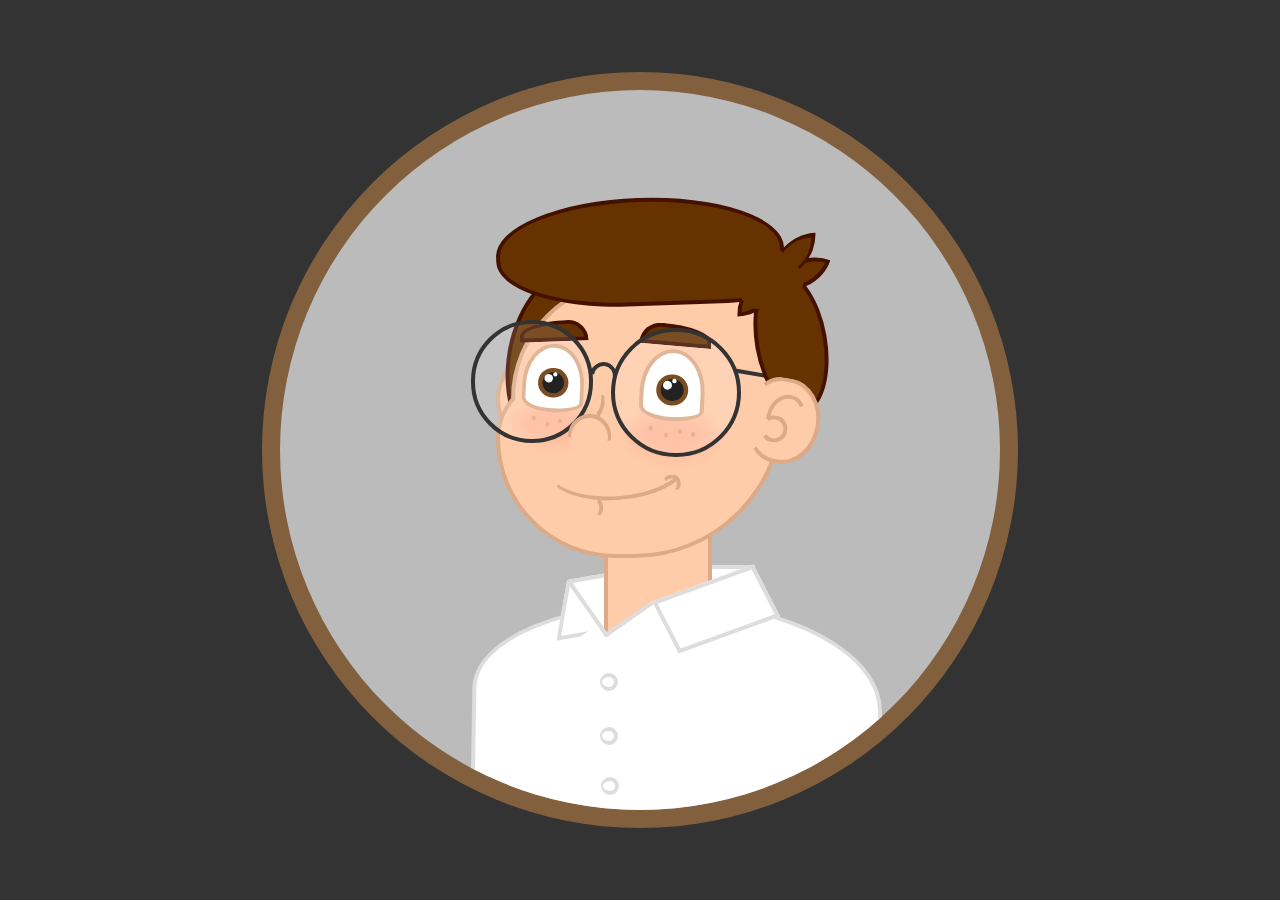
<file: cartoon-face/index.html>
<!DOCTYPE html>
<html lang="en">
    <!-- Created By Uli Wazeer -->
<head>
    <meta charset="UTF-8">
    <meta http-equiv="X-UA-Compatible" content="IE=edge">
    <meta name="viewport" content="width=device-width, initial-scale=1.0">
    <link rel="stylesheet" href="style.css">
    <title>Cartoon-Face</title>
</head>
<body>
    <div class="container befor-element">
        <div class="shirt-back"></div>
        <div class="body after-element"></div>
        <div class="shirt-neck custom-border shirt-neck-back"></div>
        <div class="neck"></div>
        <div class="shirt-vneck"></div>
        <div class="shirt-neck custom-border"></div>
        <div class="buttons befor-element after-element"></div>
        <div class="ear befor-element after-element left-ear"></div>
        <div class="hair-back custom-border custom-radius"></div>
        <div class="chin befor-element"></div>
        <div class="cheek befor-element after-element"></div>
        <div class="cheek befor-element after-element"></div>
        <div class="eye befor-element after-element"></div>
        <div class="eye befor-element after-element"></div>
        <div class="eyebrow"></div>
        <div class="eyebrow"></div>
        <div class="glass-lens custom-border custom-radius"></div>
        <div class="nose custom-radius after-element"></div>
        <div class="glasses custom-border custom-radius befor-element after-element"></div>
        <div class="side-hair custom-border custom-radius after-element"></div>
        <div class="ear befor-element after-element"></div>
        <div class="mouth custom-radius custom-border befor-element after-element"></div>
        <div class="hair-top custom-border befor-element after-element"></div>
    </div>
</body>
</html>
</file>
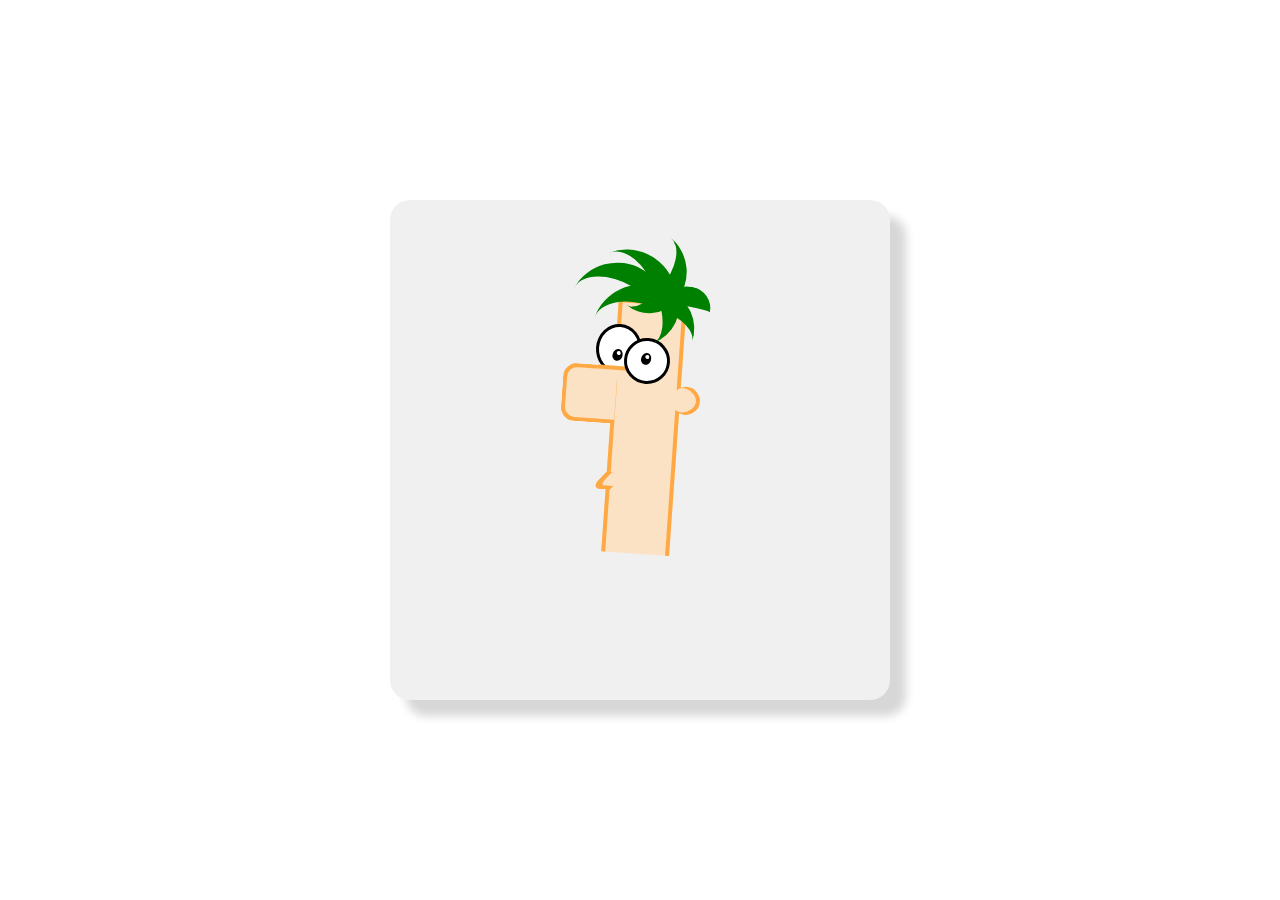
<file: FERB-FACE/index.html>
<!DOCTYPE html>
<html lang="en">
<head>
    <meta charset="UTF-8">
    <meta http-equiv="X-UA-Compatible" content="IE=edge">
    <meta name="viewport" content="width=device-width, initial-scale=1.0">
    <link rel="stylesheet" href="style.css">
    <title>Document</title>
</head>
<body>
    <div class="container">
        <div class="face"></div>
        <div class="nose"></div>
        <div class="eye"></div>
        <div class="eye eye1"></div>
        <div class="hair">
            <div></div>
            <div></div>
            <div></div>
            <div></div>
            <div></div>
        </div>
    </div>
</body>
</html>
</file>
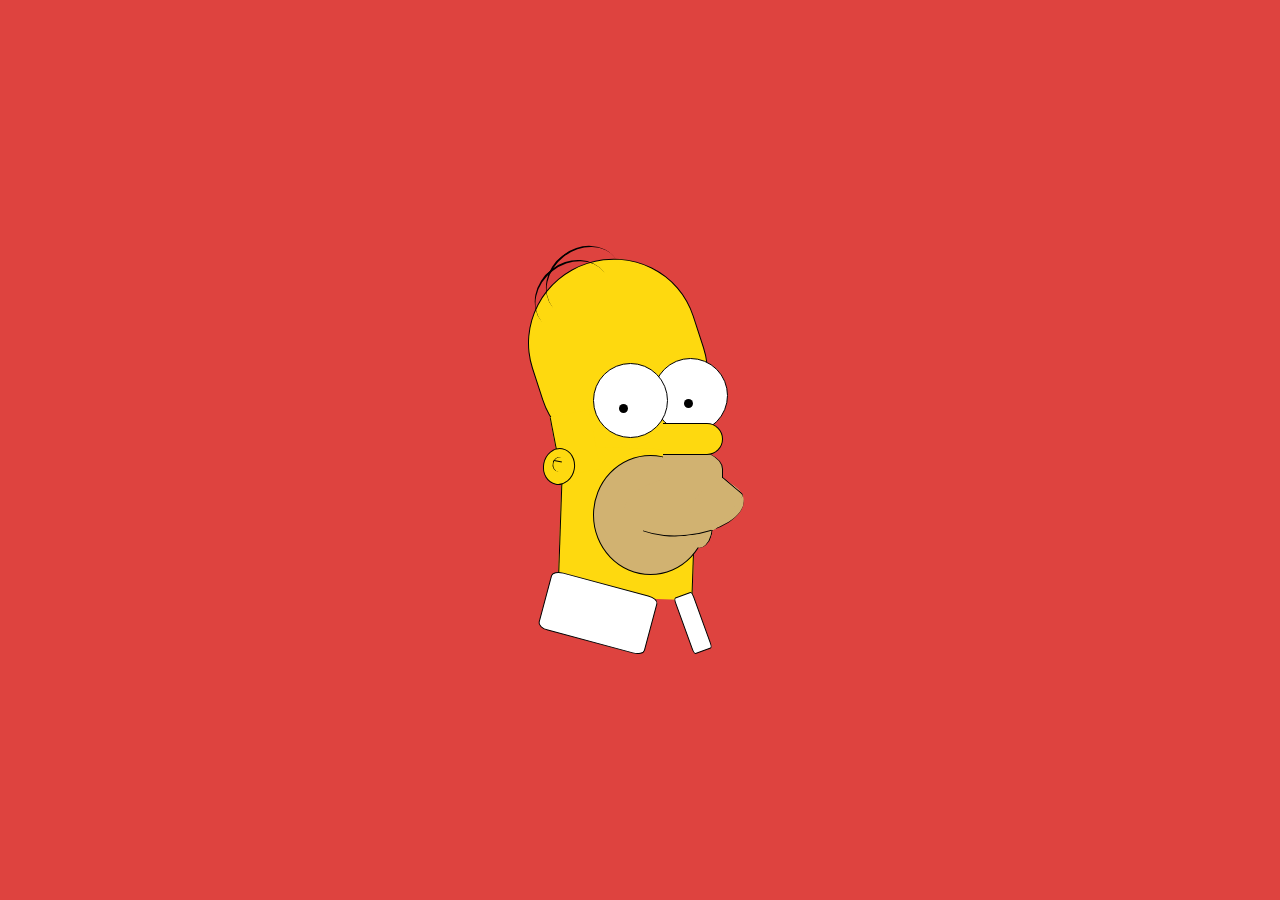
<file: Homer/index.html>
<!DOCTYPE html>
<html>
    <head>
        <meta charset="UTF-8">
    <meta http-equiv="X-UA-Compatible" content="IE=edge">
    <meta name="viewport" content="width=device-width, initial-scale=1.0">
    <link rel="stylesheet" href="style.css">
    <title>Homer</title>
    </head>
    <body>
        <div class="container">
            <div class="head">
                <div class="forehead"></div>
                <div class="face-side1"></div>
                <div class="eyes"></div>
                <div class="eyes left-eye"></div>
                <div class="neck"></div>
                <div class="nose"></div>
                <div class="face-side2"></div>
                <div class="ear"></div>
                <div class="mouth"></div>
                <div class="mouth2"></div>
                <div class="mouth3"></div>
                <div class="mouth4"></div>
                <div class="collar"></div>
                <div class="collar right-collar"></div>
            </div>
        </div>
    </body>
</html>
</file>
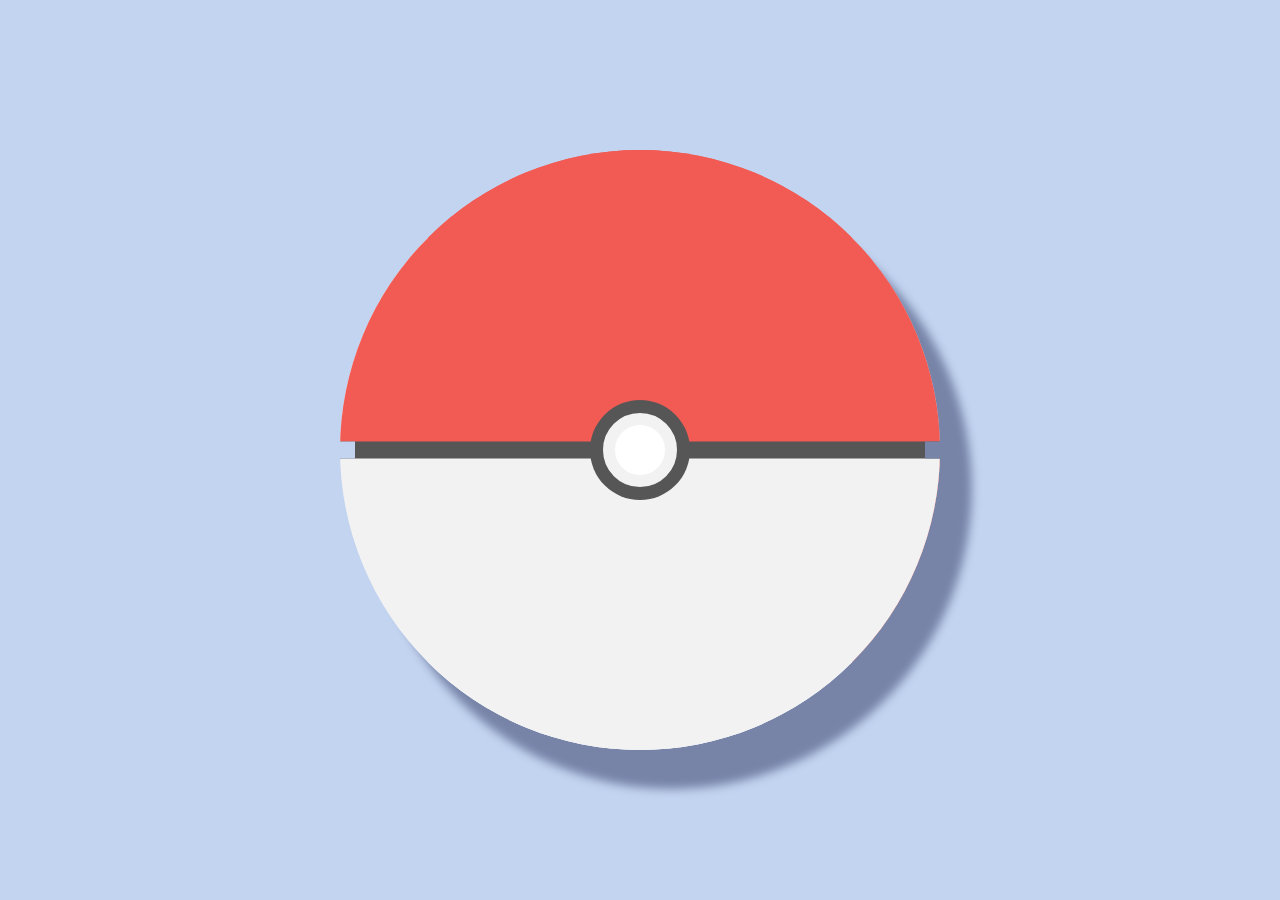
<file: Pokemon/index.html>
<!DOCTYPE html>
<html lang="en">
<head>
    <meta charset="UTF-8">
    <meta http-equiv="X-UA-Compatible" content="IE=edge">
    <meta name="viewport" content="width=device-width, initial-scale=1.0">
    <link rel="stylesheet" href="style.css">
    <title>Document</title>
</head>
<body>
    <div class="container">
        <div class="ball"></div>
        <div class="empty-sides"></div>
        <div class="button"></div>
    </div>
</body>
</html>
</file>
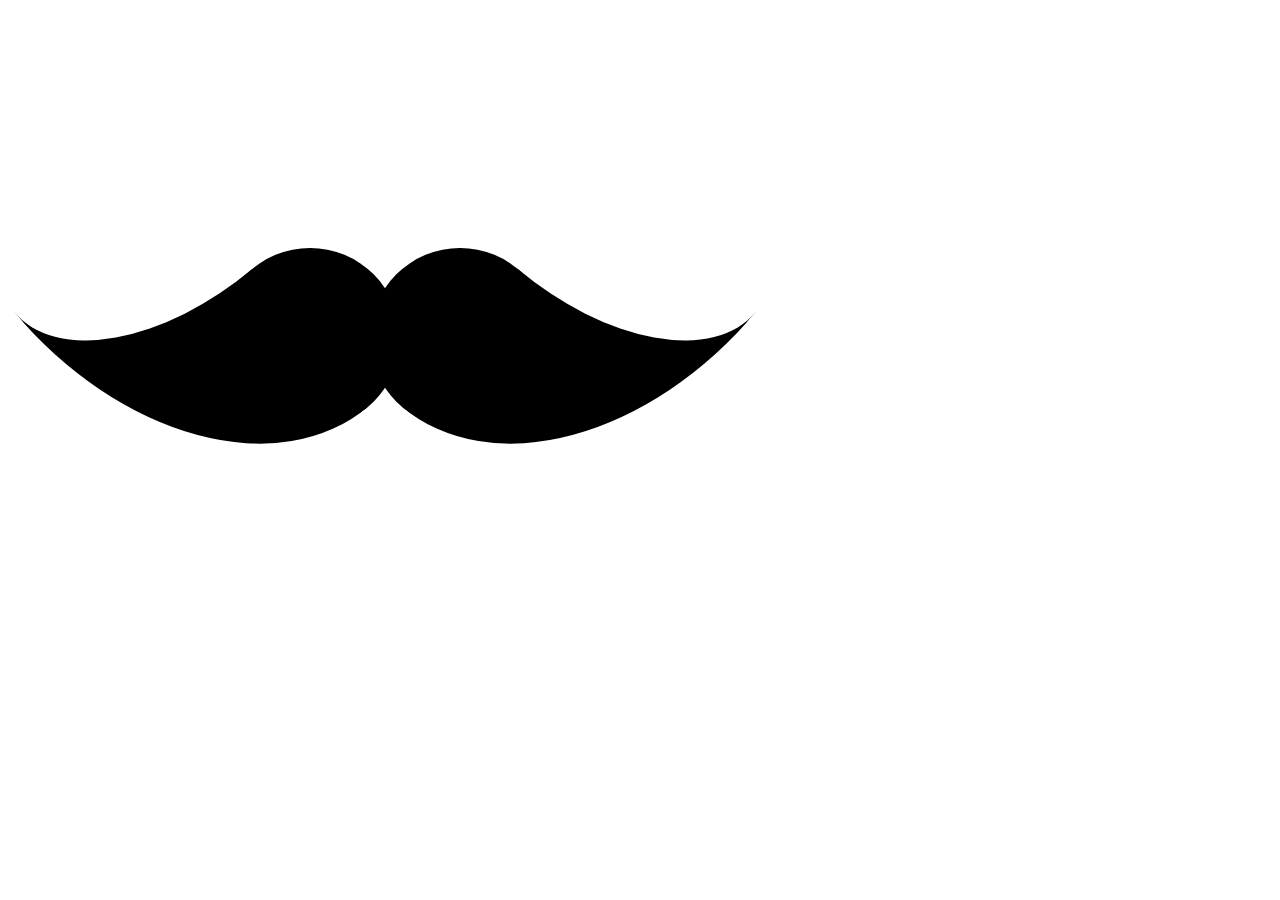
<file: SHANAB/index.html>
<!DOCTYPE html>
<html lang="en">
<head>
    <meta charset="UTF-8">
    <meta http-equiv="X-UA-Compatible" content="IE=edge">
    <meta name="viewport" content="width=device-width, initial-scale=1.0">
    <link rel="stylesheet" href="style.css">
    <title>Document</title>
</head>
<body>
    <div class="shanab"></div>
</body>
</html>
</file>
<file: cartoon-face/style.css>
:root {
    --skin: #fca;
    --border-skin: #da8;
    --glasses: #333;
    --iris: #630;
    --hair: #630;
    --border-hair: #410;
    --flush: #ff000018;
    --shirt: #fff;
    --border-shirt: #ddd;
}

html, body {
    overflow: hidden;
    background: #333;
}

.container {
    position: absolute;
    top: 50%;
    left: 50%;
    transform: translate(-50%, -50%);
    width: 80vmin;
    height: 80vmin;
    border-radius: 50%;
    overflow: hidden;
    border: 2vmin solid #630a;
    background: #fffa;
}

.container div {
    position: absolute;
    box-sizing: border-box;
}

.befor-element::before, 
  .after-element::after {
    content: "";
    display: block;
    position: absolute;
    box-sizing: border-box;
}

.custom-border{
    border: 0.5vmin solid;
}

.custom-radius {
  border-radius: 100%;
}

.shirt-back {
    width: 10%;
    height: 5%;
    border-top: 0.5vmin solid var(--border-shirt);
    background: var(--shirt);
    top: 66%;
    left: 56%;
}
  
.body {
    width: 57%;
    height: 50%;
    border: 0.5vmin solid var(--border-shirt);
    background: var(--shirt);
    border-radius: 100% / 50% 60% 120% 100%;
    top: 71%;
    left: 55%;
    transform: translate(-50%, 0) rotate(1deg);
}

.shirt-neck {
    width: 15%;
    height: 8%;
    border-color: var(--border-shirt);
    background: var(--shirt);
    transform: rotate(-20deg) skew(7deg);
    top: 68%;
    left: 53%;
}

.shirt-neck-back {
    left: 39%;
    top: 67%;
    transform: rotate(-10deg) skew(-20deg);
}

.neck {
    width: 15%;
    height: 20%;
    border: 0.5vmin solid var(--border-skin);
    background: var(--skin);
    top: 60%;
    left: 45%;
}

.shirt-vneck {
    width: 8%;
    height: 9%;
    border-left: 0.5vmin solid var(--border-shirt);
    border-bottom: 0.5vmin solid var(--border-shirt);
    transform: rotate(-35deg);
    top: 65.5%;
    left: 42%;
    box-shadow: 0 6vmin var(--shirt), 2vmin 12vmin 0 3vmin var(--shirt), -3vmin 5.5vmin var(--shirt);
}

.buttons,
  .buttons::after,
  .buttons::before {
    width: 2vmin;
    height: 2vmin;
    border: 0.5vmin solid var(--border-shirt);
    border-radius: 50%;
    left: 44.5%;
    top: 81%;
    border-left: 0.25vmin solid var(--border-shirt);
}
  
.buttons::after {
    top: 500%;
    left: -20%;
}
  
.buttons::before {
    top: 1000%;
    left: -10%;
}

.ear {
    width: 10%;
    height: 12%;
    border: 0.5vmin solid var(--border-skin);
    border-radius: 80% 100% 100% 90%;
    border-left-color: var(--skin);
    background: var(--skin);
    transform: rotate(10deg);
    left: 65%;
    top: 40%;
}
  
.ear::after {
    width: 3vmin;
    height: 3vmin;
    border-radius: 50%;
    border: 0.5vmin solid var(--border-skin);
    border-left-color: var(--skin);
    background: var(--skin);
    top: 45%;
    left: 15%;
}
  
.ear::before {
    width: 60%;
    height: 60%;
    border: 0.5vmin solid var(--border-skin);
    border-radius: 50%;
    border-right-color: var(--skin);
    border-bottom-color: var(--skin);
    transform: rotate(10deg);
    top: 15%;
    left: 22%;
}

.left-ear {
    left: 30%;
    top: 37%;
    transform: scaleX(-1);
}

.hair-back {
    width: 15%;
    height: 25%;
    border-color: var(--border-hair);
    background: var(--hair);
    transform: rotate(10deg);
    top: 25%;
    left: 31.5%;
}

.chin {
    width: 40%;
    height: 25%;
    border: 0.5vmin solid var(--border-skin);
    background: var(--skin);
    border-radius: 10vmin 0 25vmin 20vmin;
    border-top-color: var(--skin);
    top: 40%;
    left: 50%;
    transform: translate(-50%, 0);
}

.chin::before {
    width: 98%;
    width: calc(99% - 0.5vmin);
    height: 70%;
    background: var(--skin);
    border-radius: 15vmin 12vmin 0 0;
    border: 0.5vmin solid var(--border-skin);
    border-bottom: 0;
    top: -60%;
    left: 4%;
}

.cheek {
    width: 12%;
    height: 6%;
    top: 45%;
    left: 48.5%;
    transform: rotate(3deg);
}
  
.cheek + .cheek {
    transform: scale(0.9) rotate(3deg);
    left: 32%;
    top: 43.5%;
}
  
.cheek::after {
    width: 0.5vmin;
    height: 0.5vmin;
    background: var(--border-skin);
    color: var(--border-skin);
    border-radius: 50%;
    top: 45%;
    left: 40%;
    box-shadow: 1.5vmin -0.5vmin, -1.75vmin -0.7vmin, 3vmin -0.25vmin;
}
  
.cheek::before {
    width: 100%;
    height: 100%;
    background: var(--flush);
    border-radius: 50%;
    filter: blur(1vmin);
}

.eye {
    width: 9%;
    height: 10%;
    border-radius: 100% / 120% 120% 30% 40%;
    border: 0.5vmin solid var(--border-skin);
    background: white;
    top: 36%;
    left: 50%;
    transform: rotate(3deg);
}
  
.eye + .eye {
    left: 33.5%;
    top: 35%;
    transform: scale(0.95) rotate(3deg);
}
  
.eye::before {
    width: 2.5vmin;
    height: 2.5vmin;
    border-radius: 50%;
    background: black;
    top: 40%;
    left: 30%;
    box-shadow: 0 0 0 0.5vmin var(--iris);
}
  
.eye::after {
    width: 1vmin;
    height: 1vmin;
    border-radius: 50%;
    background: white;
    top: 43%;
    left: 33%;
    box-shadow: 0.75vmin -0.5vmin 0 -0.25vmin white;
}

.eyebrow {
    width: 10%;
    height: 3%;
    border: 0.5vmin solid var(--border-hair);
    background: var(--hair);
    border-radius: 10vmin 300% 0 0;
    transform: rotate(5deg);
    top: 32.5%;
    left: 50%;
}
  
.eyebrow + .eyebrow {
    transform: scale(0.95) scaleX(-1) rotate(2deg);
    left: 33%;
    top: 32%;
}

.glass-lens {
    color: var(--glasses);
    width: 17%;
    height: 17%;
    top: 32%;
    left: 26.5%;
    background: #fff2;
}

.nose {
    width: 6%;
    height: 6%;
    border: 0.25vmin solid var(--skin);
    border-top: 0.5vmin solid var(--border-skin);
    border-left: 0.5vmin solid var(--border-skin);
    top: 45%;
    left: 40%;
    transform: rotate(50deg);
    background: var(--skin)
}
  
.nose::after {
    width: 50%;
    height: 90%;
    border-radius: 50%;
    border: 0.25vmin solid transparent;
    border-right: 0.5vmin solid var(--border-skin);
    border-bottom: 1vmin solid transparent;
    transform: rotate(-30deg);
    top: -57%;
    left: -30%;
}

.glasses {
    color: var(--glasses);
    width: 18%;
    height: 18%;
    top: 33%;
    left: 46%;
    background: #fff2;
}
  
.glasses::before {
    width: 50%;
    border-top: 0.5vmin solid var(--glasses);
    left: 99%;
    top: 35%;
    transform: rotate(10deg);
}
  
.glasses::after {
    width: 3vmin;
    height: 3vmin;
    border-radius: 50%;
    border: 0.5vmin solid var(--glasses);
    top: 25%;
    left: -21%;
    border-right-color: transparent;
    border-bottom-color: transparent;
    transform:  rotate(53deg);
}

.side-hair {
    border-color: var(--border-hair);
    background: var(--hair);
    width: 10%;
    height: 20%;
    top: 25%;
    left: 66%;
    transform: rotate(-10deg);
}
  
.side-hair::after {
    width: 5vmin;
    height: 5vmin;
    border-radius: 100% 0%;
    border: 0.5vmin solid var(--border-hair);
    background: var(--hair);
    transform: rotate(30deg);
    left: 50%;
    top: -15%;
}

.mouth {
    width:20%;
    height: 10%;
    border-color: transparent;
    border-left: 0.25vmin solid transparent;
    border-bottom-color: var(--border-skin);
    top: 47%;
    left: 37%;
    transform: rotate(-5deg);
}
  
.mouth::after {
    width: 2vmin;
    height: 2vmin;
    border: 0.25vmin solid transparent;
    border-top: 0.5vmin solid var(--border-skin);
    border-right: 0.5vmin solid var(--border-skin);
    border-radius: 50%;
    top: 73%;
    right: 5%;
}
  
.mouth::before {
    width: 15%;
    height: 35%;
    border-radius: 50%;
    border: 0.5vmin solid transparent;
    border-bottom-width: 0.25vmin;
    border-right: 0.5vmin solid var(--border-skin);
    bottom: -32%;
    left: 30%;
    transform: translate(-50%, 0);
}

.hair-top {
    width: 40%;
    height: 15%;
    border-color: var(--border-hair);
    background: var(--hair);
    border-radius: 100% 100% 40% 90%;
    transform: rotate(-2deg);
    top: 15%;
    left: 30%;
}
  
.hair-top::before {
    width: 5vmin;
    height: 5vmin;
    border-radius: 100% 0%;
    border: 0.5vmin solid var(--border-hair);
    background: var(--hair);
    bottom: -2vmin;
    right: 0%;
    box-shadow:  4vmin -4vmin 0 -0.5vmin var(--hair), 4vmin -4vmin var(--border-hair);
}
  
.hair-top::after {
    width: 5vmin;
    height: 5vmin;
    background: var(--hair);
    top: 62%;
    left: 88%;
    border-radius: 50%;
    box-shadow: -1vmin 0.5vmin var(--hair), -0.25vmin -1.5vmin var(--hair), 1.25vmin 0 var(--hair);
}
</file>
<file: FERB-FACE/style.css>
.container{
    position: absolute;
    background-color: #f0f0f0;
    height: 500px;
    width: 500px;
    left: 50%;
    top: 50%;
    transform: translate(-50%, -50%);
    box-shadow: 16px 16px 10px #d7d7d7;
    border-radius: 20px;
}

.face{
    position: relative;
    height: 250px;
    width: 60px;
    background: #fce2c4;
    left: 220px;
    top: 100px;
    border: 4px solid #ffa945;
    border-bottom: none;
    transform: rotate(4deg);
}

.face::before{
    content: "";
    position: absolute;
    height: 14px;
    width: 14px;
    background-color: #fce2c4;
    top: 170px;
    left: -12px;
    border-left: 6px solid #ffa945;
    border-bottom: 4px solid #ffa945;
    border-bottom-left-radius: 10px;
    transform: skew(-40deg);
}

.face::after{
    content: "";
    position: absolute;
    height: 24px;
    width: 24px;
    background-color: #fce2c4;
    top: 80px;
    left: 56px;
    border-radius: 50%;
    border: 4px solid #ffa945;
    border-top: none;
    border-left: none;
    transform: rotate(-40deg);
}

.nose{
    position: relative;
    height: 50px;
    width: 50px;
    background-color: #fce2c4;
    border: 4px solid #ffa945;
    left: 172px;
    bottom: 90px;
    border-right: none;
    border-radius: 14px 0 0 14px;
    transform: rotate(4deg);
    z-index: 1;
}

.nose::after{
    content: "";
    position: absolute;
    height: 10px;
    width: 30px;
    background-color: #fce2c4;
    border-top: 4px solid #ffa945;
    left: 30px;
    top:-4px;
}

.eye{
    position: relative;
    height: 44px;
    width: 40px;
    border-radius: 50%;
    border: 3px solid black; 
    background-color: white; 
    left: 206px;
    bottom: 188px;
    transform: rotate(4deg);
    z-index: 0;
}

.eye::before{
    content: "";
    position: absolute;
    height: 12px;
    width: 10px;
    background-color: black;
    border-radius: 50%;
    top: 22px;
    left: 14px;
    transform: rotate(16deg);
}

.eye::after{
    content: "";
    position: absolute;
    height: 4px;
    width: 4px;
    background-color: white;
    border-radius: 50%;
    left: 18px;
    top: 24px;
}

.eye1{
    width: 40px;
    height: 40px;
    bottom: 224px;
    left: 234px;
    z-index: 2;
}

.eye1::before{
    top: 12px;
}

.eye1::after{
    top: 14px;
}

.hair{
    position: relative;
    bottom: 252px;
    left: 10px;
    z-index: 3;
}

.hair>div:nth-child(1){
    position: absolute;
    height: 30px;
    width: 100px;
    border-top: 20px solid green;
    left: 180px;
    bottom: 40px;
    border-radius: 50px 40px 0 0;
    transform: rotate(30deg);
}

.hair>div:nth-child(2){
    position: absolute;
    height: 30px;
    width: 100px;
    border-top: 20px solid green;
    left: 200px;
    bottom: 40px;
    border-radius: 50px 40px 0 0;
    transform: rotate(70deg);
}

.hair>div:nth-child(3){
    position: absolute;
    height: 30px;
    width: 80px;
    border-top: 20px solid green;
    left: 220px;
    bottom: 50px;
    border-radius: 50px 40px 0 0;
    transform: rotate(130deg);
}

.hair>div:nth-child(4){
    position: absolute;
    height: 30px;
    width: 100px;
    border-top: 20px solid green;
    left: 200px;
    bottom: 20px;
    border-radius: 50px 40px 0 0;
    transform: rotate(20deg);
}

.hair>div:nth-child(5){
    position: absolute;
    height: 30px;
    width: 50px;
    border-top: 20px solid green;
    left: 260px;
    bottom: 20px;
    border-radius: 50px 40px 0 0;
    transform: rotate(10deg);
}
</file>
<file: Homer/style.css>
:root {
    --color-creme: #d1b271;
    --color-yellow: #fed90f;
    --color-background: #de433f;
}

*, *::before, *::after {
    margin: 0;
    padding: 0;
    box-sizing: border-box;
}

.container {
    height: 100vh;
    background-color: var(--color-background);
    display: flex;
    justify-content: center;
    align-items: center;
}

.head {
    width: 215px;
    height: 405px;
    position: relative;
}

.forehead {
    width: 170px;
    height: 200px;
    position: absolute;
    background-color: var(--color-yellow);
    border: 1px solid black;
    border-radius: 60%/50%;
    transform: rotate(-18deg);
    top: 10px;
}

.forehead::before {
    content: "";
    position: absolute;
    width: 80px;
    height: 70px;
    border-top: 2px solid black;
    border-radius: 50%;
    transform: rotate(-20deg);
    left: 20px;
    top: -8px;
}

.forehead::after {
    content: "";
    position: absolute;
    width: 80px;
    height: 70px;
    border-top: 2px solid black;
    border-radius: 50%;
    transform: rotate(-20deg);
    left: 35px;
    top: -18px;
}

.face-side1 {
    width: 140px;
    height: 60px;
    background-color: var(--color-yellow);
    position: absolute;
    top: 185px;
    left: 30px;
}

.eyes {
    width: 75px;
    height: 75px;
    background-color: white;
    border-radius: 50%;
    border: 1px solid black;
    position: absolute;
    top: 110px;
    left: 120px;
}

.eyes::after {
    content: "";
    position: absolute;
    width: 9px;
    height: 9px;
    background-color: black;
    border-radius: 50%;
    top: 40px;
    left: 30px;
}

.left-eye {
    left: 60px;
    top: 115px;
}

.left-eye::after {
    left: 25px;
}

.neck {
    background-color: var(--color-yellow);
    width: 135px;
    height: 150px;
    position: absolute;
    border-left: 1px solid black;
    border-right: 1px solid black;
    left: 27px;
    top: 200px;
    transform: rotate(2deg);
}

.nose {
    width: 60px;
    height: 32px;
    background-color: var(--color-yellow);
    position: absolute;
    top: 175px;
    left: 130px;
    border: 1px solid black;
    border-left: none;
    border-radius: 0 20px 20px 0;
    z-index: 1;
}

.face-side2 {
    width: 40px;
    height: 60px;
    background-color: var(--color-yellow);
    position: absolute;
    border-left: 1px solid black;
    top: 165px;
    left: 22px;
    transform: rotate(-11deg);
}

.ear {
    width: 32px;
    height: 37px;
    background-color: var(--color-yellow);
    border: 1px solid black;
    position: absolute;
    border-radius: 50%;
    top: 200px;
    left: 10px;
    transform: rotate(10deg);
}

.ear::before {
    content: "";
    position: absolute;
    width: 15px;
    height: 15px;
    border-top: 1px solid black;
    border-radius: 50%;
    top: 8px;
    left: 8px;
    transform: rotate(-90deg);
}

.ear::after {
    content: "";
    position: absolute;
    border-top: 1px solid black;
    width: 8px;
    height: 8px;
    top: 12px;
    left: 9px;
}

.mouth {
    width: 115px;
    height: 120px;
    background-color: var(--color-creme);
    position: absolute;
    border-radius: 50%;
    border: 1px solid black;
    top: 207px;
    left: 60px;
}

.mouth::before {
    content: "";
    position: absolute;
    border-right: 1px solid black;
    background-color: var(--color-creme);
    width: 20px;
    height: 30px;
    border-radius: 50%;
    top: 62px;
    left: 98px;
    transform: rotate(15deg);
}

.mouth::after {
    content: "";
    position: absolute;
    background-color: var(--color-creme);
    width: 120px;
    height: 60px;
    border-radius: 50%;
    border-bottom: 1px solid black;
    top: 20px;
    left: 30px;
    transform: rotate(-6deg);
}

.mouth2 {
    width: 35px;
    height: 48px;
    background-color: var(--color-creme);
    position: absolute;
    border-top: 1px solid black;
    border-radius: 10%;
    top: 230px;
    left: 165px;
    transform: rotate(40deg);
}

.mouth3 {
    width: 60px;
    height: 30px;
    background-color: var(--color-creme);
    position: absolute;
    border-right: 1px solid black;
    border-top-right-radius: 70%;
    top: 200px;
    left: 130px;
}

.mouth4 {
    width: 30px;
    height: 30px;
    background-color: var(--color-creme);
    top: 260px;
    left: 80px;
    position: absolute;
}

.collar {
    width: 110px;
    height: 60px;
    background-color: white;
    border-radius: 10%;
    border: 1px solid black;
    top: 335px;
    position: absolute;
    transform: rotate(15deg);
    left: 10px;
}

.right-collar {
    width: 20px;
    left: 150px;
    transform: rotate(-20deg);
    top: 345px;
}
</file>
<file: Pokemon/style.css>
body {
	color: #c3d4f0;
	background-color: currentColor;
}

.container {
	position: absolute;
	left: 50%;
	top: 50%;
	transform: translate(-50%, -50%);
}

.ball {
	border-top: 300px solid #f25b54;
	border-left: 300px solid #f25b54;
	border-bottom: 300px solid #f2f2f2;
	border-right: 300px solid #f2f2f2;
	border-radius: 50%;
	transform: rotate(45deg);
	box-shadow: 50px 5px 10px #7784a8;
}

.ball::before {
	content: "";
	position: absolute;
	width: 600px;
	height: 17px;
	background-color: #565656;
	transform: translate(-50%, -50%) rotate(-45deg);
}

.empty-sides {
	position: absolute;
	width: 30px;
	height: 17px;
	background-color: currentColor;
	top: 50%;
	transform: translate(-50%, -50%);
	box-shadow: 600px 0 #7784a8;
}

.button {
	position: absolute;
	background-color: #565656;
	width: 100px;
	height: 100px;
	border-radius: 50%;
	left: 50%;
	top: 50%;
	transform: translate(-50%, -50%);
}

.button::before {
	content: "";
	position: absolute;
	width: 50px;
	height: 50px;
	background-color: white;
	border-radius: 50%;
	left: 50%;
	top: 50%;
	transform: translate(-50%, -50%);
	border: 12px solid #f2f2f2;
}
</file>
<file: SHANAB/style.css>
.shanab{
    position: absolute;
    width: 180px;
    height: 180px;
    color: black;
    /*background-color: currentColor;*/
    border-radius: 50%;
    box-shadow: 150px 240px 0 0 currentColor,
    300px 240px 0 0 currentColor;
    left: 70px;
}

.shanab::before{
    content: "";
    position: absolute;
    width: 210px;
    height: 120px;
    border-bottom: 180px solid currentColor;
    border-radius: 0 0 0 100%;
    left: 30px;
    top: 120px;
    transform: rotate(-40deg);
    transform-origin: right 210px;
}

.shanab::after{
    content: "";
    position: absolute;
    width: 210px;
    height: 120px;
    border-bottom: 180px solid currentColor;
    border-radius: 0 0 100% 0;
    left: 390px;
    top: 120px;
    transform: rotate(40deg);
    transform-origin: left 210px;
}

.shanab::before{
    animation: danceLeft 1s ease-in-out infinite;
}   

.shanab::after{
    animation: danceRight 1s ease-in-out infinite;
}

@keyframes danceLeft {
    0% {
        transform: rotate(-50deg);
    }
    50% {
        transform: rotate(-30deg);
    }
    100% {
        transform: rotate(-50deg);
    }
}

@keyframes danceRight {
    0% {
        transform: rotate(50deg);
    }
    50% {
        transform: rotate(30deg);
    }
    100% {
        transform: rotate(50deg);
    }
}
</file>
